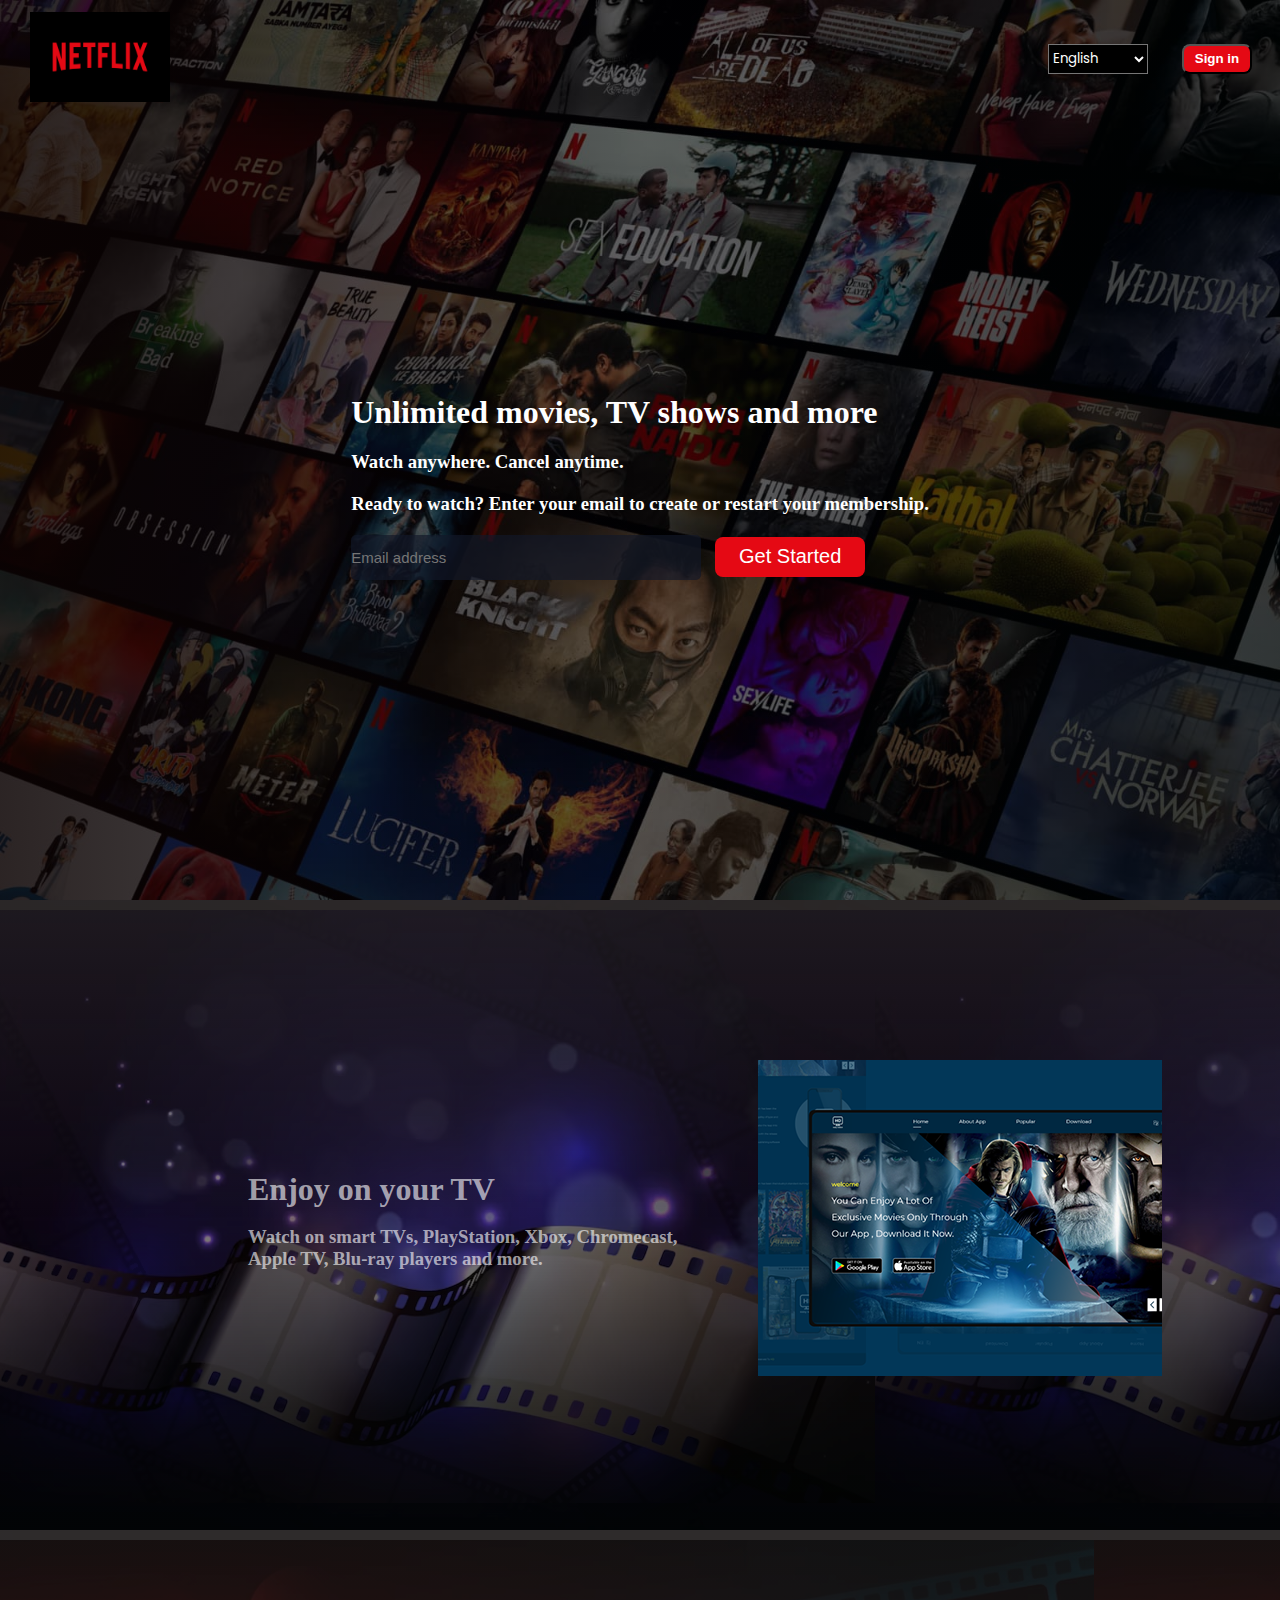
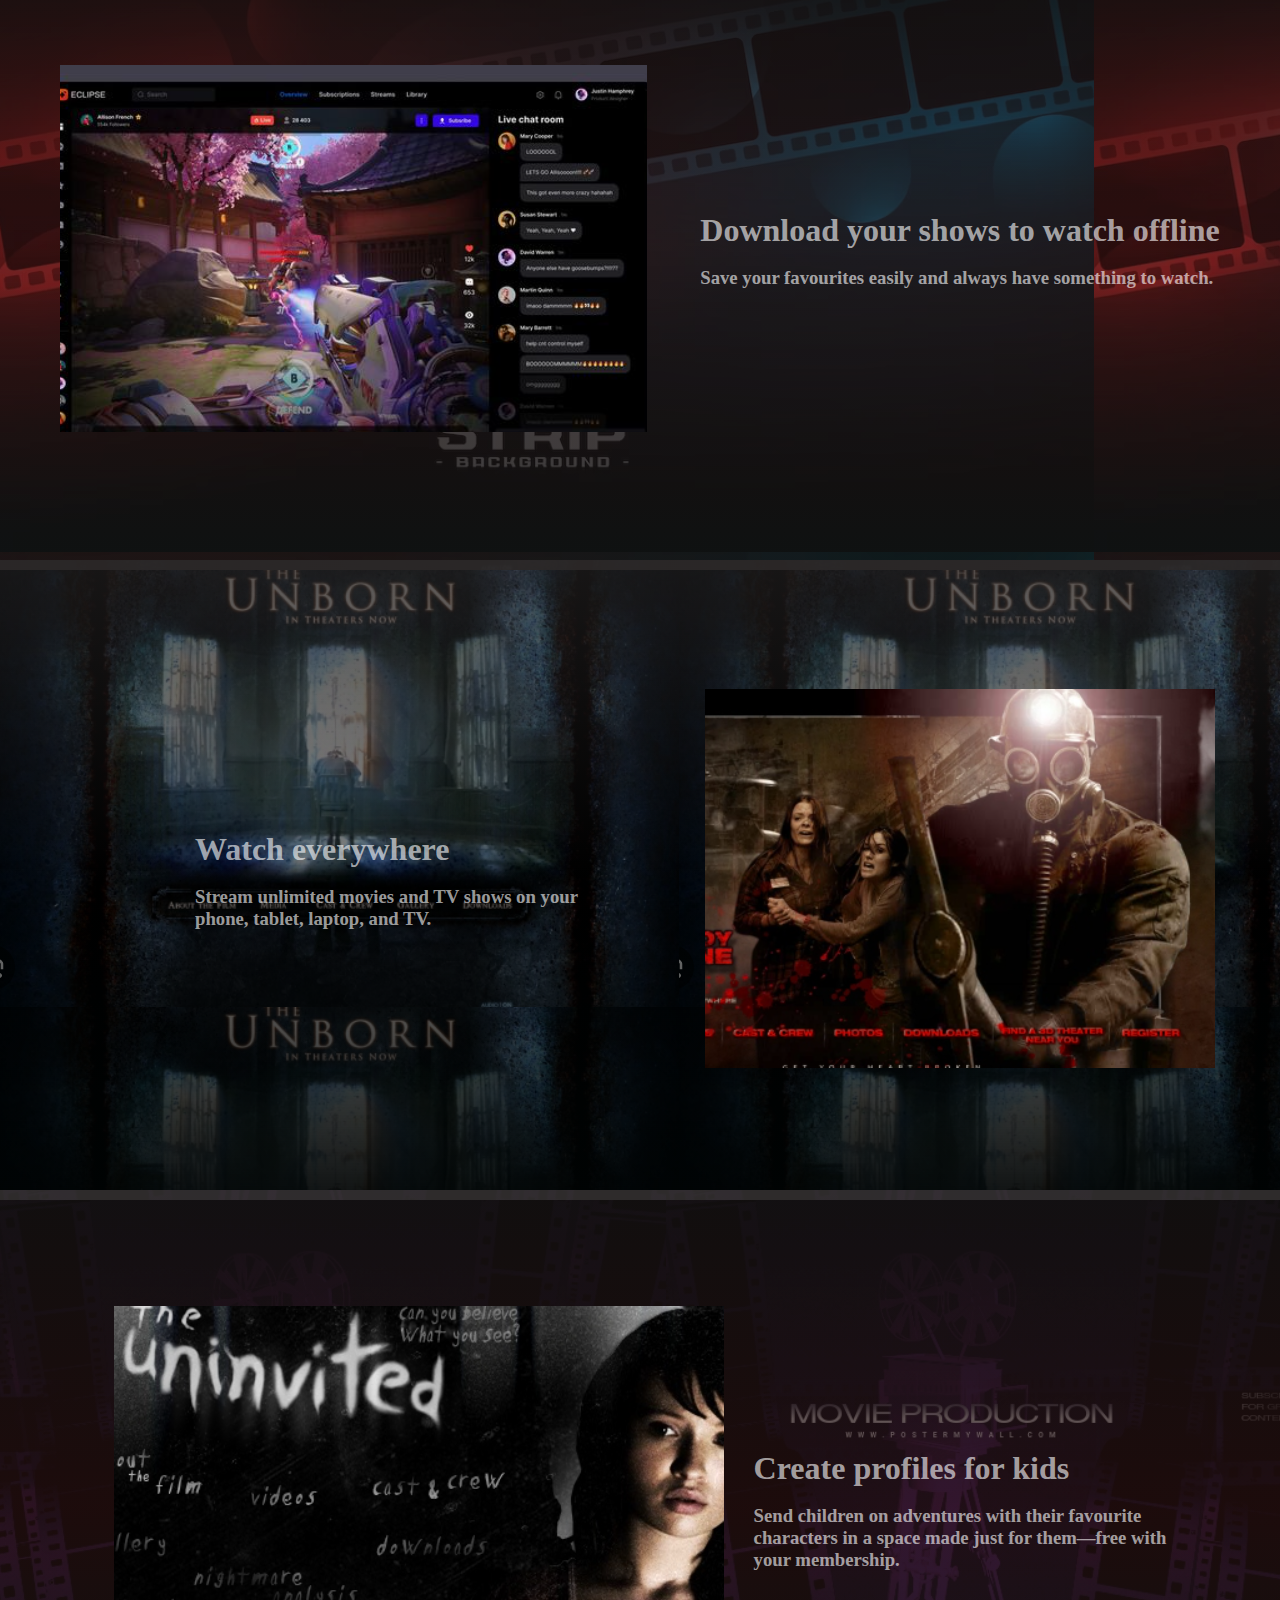
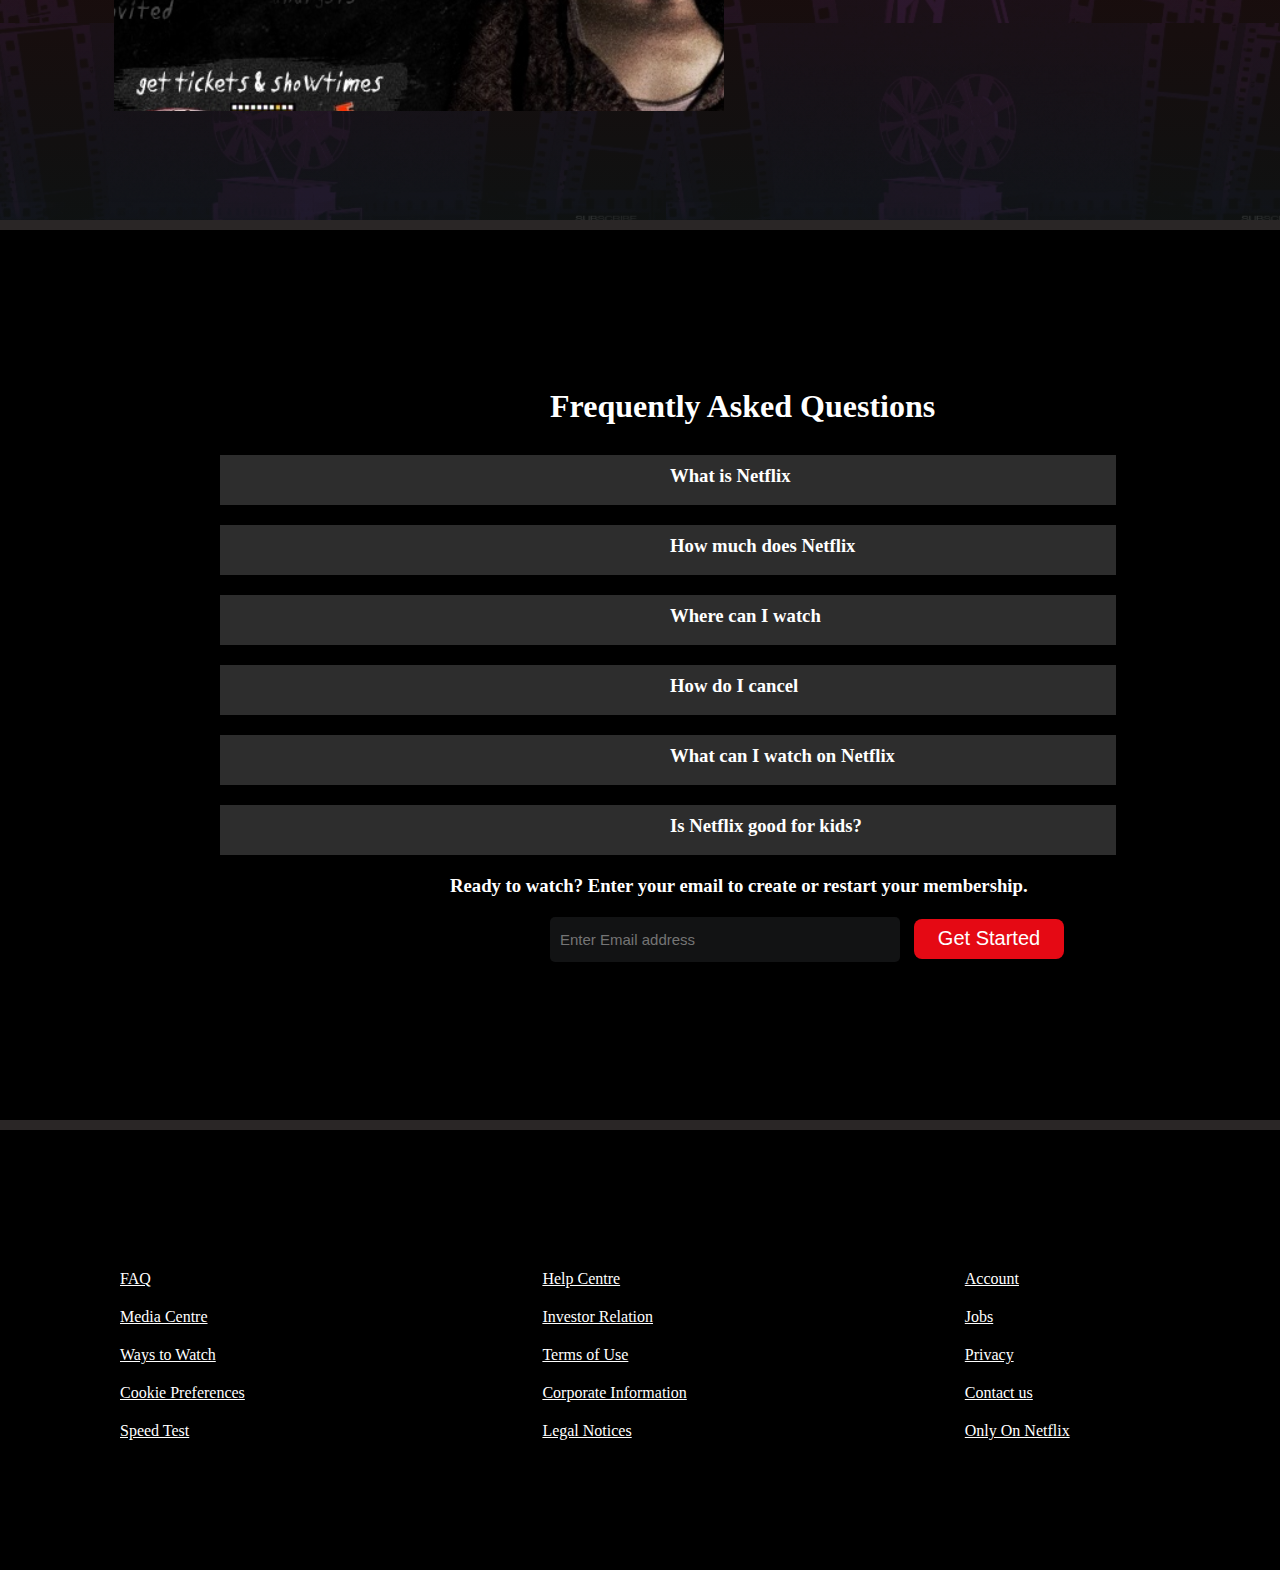
<file: index.html>
<!DOCTYPE html>
<html lang="en">
<head>
    <meta charset="UTF-8">
    <meta http-equiv="X-UA-Compatible" content="IE=edge">
    <meta name="viewport" content="width=device-width, initial-scale=1.0">
    <title>Website</title>
    <link rel="stylesheet" href="style.css">
    <link rel="preconnect" href="https://fonts.googleapis.com">
<link rel="preconnect" href="https://fonts.gstatic.com" crossorigin>
<link href="https://fonts.googleapis.com/css2?family=Asap+Condensed&family=Poppins:ital,wght@0,300;1,100;1,200;1,300&display=swap" rel="stylesheet">
</head>
<body>
     <div class="container">
      <div class="navbar">
        <div class="logo">
      <img src="image/Netflix.png" alt=""> 
      </div> 
        <div class="sidenav">
            <select name="country" id="name">
                  <option value="English">English</option>
                   <option value="hindi">Hindi</option>
                  </select>
             <button type="submit" id="btn">Sign in</button>
        </div>
     </div>
      <div class="main">

        <div class="maincon">
        
       <h1 class="col">Unlimited movies, TV shows and more</h1>
       <h3 class="col">
        Watch anywhere. Cancel anytime.
       </h3>
       <h3 class="col">Ready to watch? Enter your email to create or restart your membership.</h3>
       <div class="col">
       <input type="email" name="" id="email" placeholder="Email address">
       <button type="submit" id="sub">Get Started</button>
         </div>
       </div>
      </div>
    
 </div>
 <div class="container1">
      <div class="enjoy">
        <div class="head">
          <h1>
             Enjoy on your TV 
         </h1>
         <br>
         <h3>
           Watch on smart TVs, PlayStation, Xbox, Chromecast,
           <br>
            Apple TV, Blu-ray players and more.
        </h3>
        </div>
      </div>
     <div class="img2">
        <img src="image/app1.png" alt="">
    </div>
</div>
 <div class="container2">
    <div class="enjoy2">
        <div class="img3">
            <img src="image/app3.png" alt="">
        </div>
      </div>
      <div class="head2">
        <h1>
          Download your shows to watch offline

       </h1>
       <br>
       <h3>
          Save your favourites easily and always have something to watch.
       </h3>
      </div>
    
</div>
 <div class="container3">
    <div class="enjoy">
        <div class="head">
          <h1>
            Watch everywhere
         </h1>
         <br>
         <h3>
            Stream unlimited movies and TV shows on your 
           <br>
           phone, tablet, laptop, and TV.
        </h3>
        </div>
      </div>
     <div class="img2">
        <img src="image/app5.png" alt="">
    </div>

 </div>
 <div class="container4">
    <div class="enjoy2">
        <div class="img3">
            <img src="image/app6.png" alt="">
        </div>
      </div>
      <div class="head2">
        <h1>
            Create profiles for kids

       </h1>
       <br>
       <h3>
        Send children on adventures with their favourite
        <br> characters in a space made just for them—free with
        <br> your membership.
       </h3>
      </div>


 </div>
 <div class="container5">
        
  <div class="box">
         <h1>Frequently Asked Questions</h1>
       <div class="box1"><h3>What is Netflix</h3></div>
       <div class="box1"><h3>How much does Netflix</h3></div>
       <div class="box1"><h3>Where can I watch</h3></div>
       <div class="box1"><h3>How do I cancel</h3></div>
       <div class="box1"><h3>What can I watch on Netflix</h3></div>
       <div class="box1"><h3>Is Netflix good for kids?</h3></div>
       <div class="text">
        <h3>Ready to watch? Enter your email to create or restart your membership.</h3>
        <input type="email" name="" id="e1" placeholder="Enter Email address">
        <button type="submit" id="btn3">Get Started</button>
 
 
   </div>
  </div>


 </div>
 <div class="container6">
        <div class="list1">
           <ul>
             <li><a href="#">FAQ</a></li>
             <li><a href="#">Media Centre</a></li>
             <li><a href="#">Ways to Watch</a></li>
             <li><a href="#">Cookie Preferences</a></li>
             <li><a href="#">Speed Test</a></li>
           
           </ul>

          
          </div>
         <div class="list2">
          <ul>
            <li><a href="#">Help Centre</a></li>
            <li><a href="#">Investor Relation</a></li>
            <li><a href="#">Terms of Use</a></li>
            <li><a href="#">Corporate Information</a></li>
            <li><a href="#">Legal Notices</a></li>
          
          </ul>
        </div>
        <div class="list3">
          <ul>
            <li><a href="#">Account</a></li>
            <li><a href="#">Jobs</a></li>
            <li><a href="#">Privacy</a></li>
            <li><a href="#">Contact us</a></li>
            <li><a href="#">Only On Netflix</a></li>
         </ul>
        </div>


 </div>
    
</body>
</html>
</file>
<file: style.css>
*{
    padding: 0;
    margin: 0;
    box-sizing: border-box;
}
.container{

     height: 100vh;
     width: 100%;
     background-image: linear-gradient(to right,rgba(12, 3, 3, 0.822),rgba(1, 1, 5, 0.51),rgba(0, 3, 3, 0.723)),url(\image\\netfliximage.jpeg);
     background-size: cover;
     
     


}
.navbar{
   width: 100%;
   height: 13vh; 
   display: flex;
   justify-content: space-between;
   align-items: center;
 
}
.logo img{

    height: 90px;
    width: 140px;
    margin-left: 30px;
}
.sidenav{
    
    
    

}
#name{
  width: 100px;
  height: 30px; 
  font-family: 'Asap Condensed', sans-serif;
  font-family: 'Poppins', sans-serif;
 margin-right: 30px;
 background-color: black;
 color: white;
}
#btn{
width: 70px;
height: 30px;
margin-right: 28px;
background-color: rgb(229,9,20);
color: white;
border-radius: 8px;
font-weight: bold;

      
}
.main{
  width: 100%;
  height: 80vh;
  display: flex;
  align-items: center;
  justify-content: center;
}
.col{
    color: white;
    margin-top: 20px;
  
}
#email{
   height: 45px;
   width: 350px;
   font-size: 15px;
   background-color: rgba(17, 23, 40, 0.679);
   border-color:  rgba(20, 15, 17, 0.89);
   border: blanchedalmond;
   border-radius: 5px;

}
#sub{
height: 40px;
width: 150px;
margin-left: 10px;
font-size: 20px;
font-weight: 500;
background-color: rgb(229,9,20);
color: white;
border-radius: 8px;
border: black;

}
.container1{
    width: 100%;
    height: 70vh;
    background-image: linear-gradient(rgba(31, 29, 29, 0.738),rgba(0, 0, 0, 0.497),rgba(0, 3, 3, 0.929)),url(\image\\containe1.png);
    border-top: 10px solid rgba(61, 55, 55, 0.686);
    display: flex;
    align-items: center;
    justify-content: center;

}
.enjoy{
    height: 70vh;
    width: 50%;
    display: flex;
    align-items: center;
     justify-content: space-between;
}

.img2{
  /*  height: 30vh;
    width: 50%;
     background-size: cover; */
}

.head{
    color: rgba(255, 255, 255, 0.619);
    padding-left: 130px;


}
.container2{
    width: 100%;
    height: 70vh;
    background-image: linear-gradient(rgba(19, 16, 16, 0.904),rgba(44, 18, 18, 0.647),rgba(20, 24, 24, 0.729)),url(\image\\contain2.png);
    border-top: 10px solid rgba(61, 55, 55, 0.686);
    display: flex;
    align-items: center;
    justify-content: center;
}
.enjoy2{
    height: 70vh;
    width: 50%;
    display: flex;
    align-items: center;
    justify-content: space-between;
    float: left;
}
.head2{
    color: rgba(255, 255, 255, 0.619);
    float: right;


}
.container3{
    width: 100%;
    height: 70vh;
    background-color: rgb(70, 226, 43);
    width: 100%;
    height: 70vh;
    background-image: linear-gradient(rgba(31, 29, 29, 0.738),rgba(0, 0, 0, 0.497),rgba(0, 3, 3, 0.929)),url(\image\\contain3.png);
    border-top: 10px solid rgba(61, 55, 55, 0.686);
    display: flex;
    align-items: center;
    justify-content: center;
}
.container4{
    width: 100%;
    height: 70vh;
    background-image: linear-gradient(rgba(19, 16, 16, 0.904),rgba(44, 18, 18, 0.647),rgba(20, 24, 24, 0.729)),url(\image\\contain4.png);
    border-top: 10px solid rgba(61, 55, 55, 0.686);
    display: flex;
    align-items: center;
    justify-content: center;
}
.container5{
    width: 100%;
    height: 100vh;
   background-color:  rgb(0,0,0);
   border-top: 10px solid rgba(61, 55, 55, 0.686);
    display: flex;
    align-items: center;
    
}
.box{
    color: white;
    

}
.box h1{
    margin-left: 550px;
    margin-bottom: 30px;
}
.box1{
    width: 70vw;
    height: 50px;
    background-color: rgb(45,45,45);
    color: white;
    margin-left: 220px;
    margin-bottom: 20px;
    padding-top: 10px;

}
.box h3{
     margin-left: 450px;
}
.text{
    color: white;
    
}
#e1{
    color: white;
    margin-top: 20px;
    margin-left: 550px; 
    height: 45px;
    width: 350px;
    font-size: 15px;
    background-color: rgba(21, 22, 23, 0.875);
    border-color:  rgba(20, 15, 17, 0.984);
    border: blanchedalmond;
    border-radius: 5px; 
    padding-left: 10px;     

}
#btn3{
height: 40px;
width: 150px;
margin-left: 10px;
font-size: 20px;
font-weight: 500;
background-color: rgb(229,9,20);
color: white;
border-radius: 8px;
border: black;
   

}
.container6{
    width: 100%;
    height: 50vh;
    background-color: rgb(0,0,0); 
    
   display: flex;
   align-items: start;
   border-top: 10px solid rgba(61, 55, 55, 0.686);
   

}
.list1{
    margin-top: 120px;
    width: 33%;
    height: 30vh;
    float: left;
    

}
.list2{
    margin-top: 120px;
    width: 33%;
    height: 30vh;
    float: left;


}
.list3{
    margin-top: 120px;
    width: 33%;
    height: 30vh;
    float: left;


}
li{
    padding-top: 20px;
    text-decoration: none;
    list-style: none;
    padding-left: 120px;
    
}
a{
    color: white;
}
</file>
